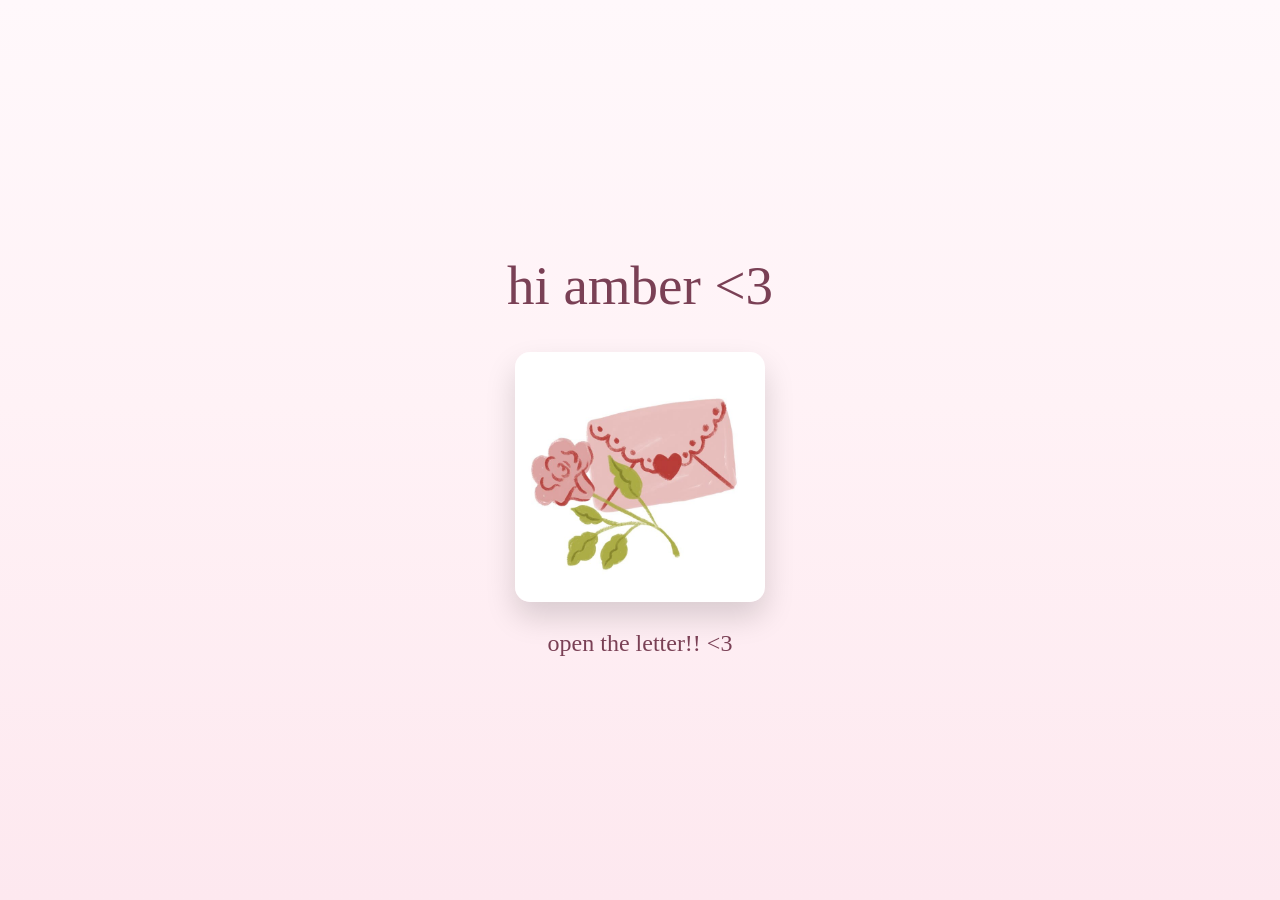
<file: index.html>
<!DOCTYPE html>
<html>
 
<head>

    <title>Happy National Girlfriend Day   </title>

    <link rel="stylesheet" href="style.css">

</head>


<body>

<div class="container">
    
    <h1>
        hi amber &lt;3
    </h1>



    <div class="letter-container">

    <a href="letter.html">

        <img src="pinkletter.jpg" class="letter" alt="Love Letter">

    </a>

</div>



    <p>
        open the letter!! &lt;3
    </p>


</div>



<script src="script.js"></script>


</body>

</html>
</file>
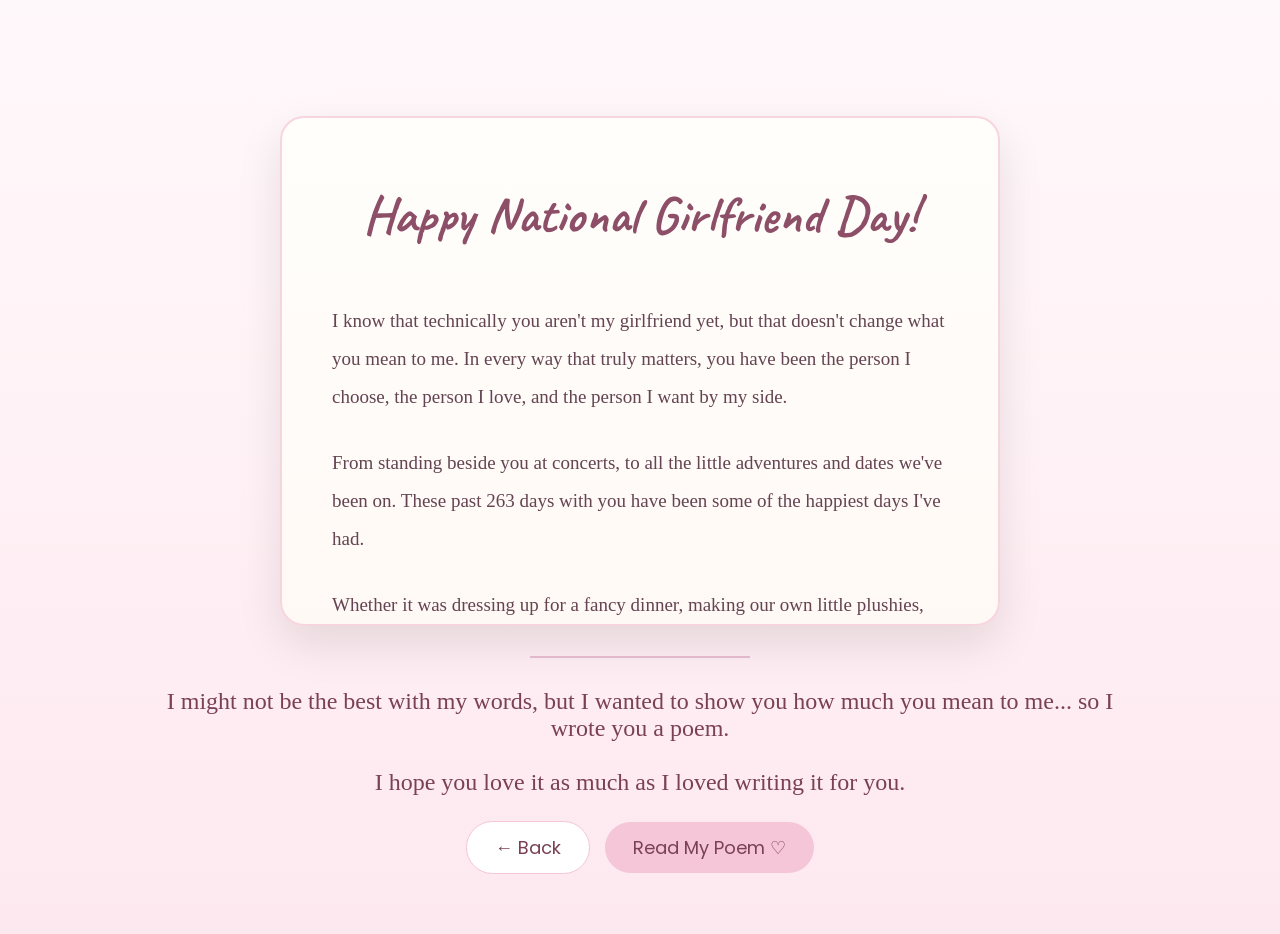
<file: letter.html>
<!DOCTYPE html>
<html lang="en">

<head>
    <meta charset="UTF-8">
    <meta name="viewport" content="width=device-width, initial-scale=1.0">

    <title>A Letter For Amber ♡
    </title>
    <link rel="stylesheet" href="style.css">
</head>

<body>
    <div class="letter-page">
        <div class="top-message">
        </div>

<br><br>

        <div class="paper">
            <h2>Happy National Girlfriend Day!</h2>
            <p>
                I know that technically you aren't my girlfriend yet, but that doesn't change what you mean to me. In every way that truly matters, you have been the person I choose, the person I love, and the person I want by my side.
            </p>

            <p>
                From standing beside you at concerts, to all the little adventures and dates we've been on. These past 263 days with you have been some of the happiest days I've had.
            </p>

            <p>
                Whether it was dressing up for a fancy dinner, making our own little plushies, spending hours surrounded by cats, every moment with you has felt special because it was with you.
            </p>

            <p>
                Some of my favourite memories aren't even the big ones though. They're the cosy nights where it's just us. Watching shows together, eating good food, laughing at games, and getting completely invested in Stardew Valley like it's our own little world.
            </p>

            <p>
                I love the comfort we have with each other - the way we can be silly, quiet, affectionate, and completely ourselves. Being with you feels easy. It feels like home.
            </p>

            <p>
                You have brought so much happiness, warmth, and love into my life. I love your kindness, your creativity, your beautiful mind, and the way you care so deeply about the people around you.
            </p>

            <p>
                I love your smile, your laugh, your little habits, and even the moments when you doubt yourself, because I know you will succeed in the end. You are someone truly special, and inshallah I can spend my life reminding you of that.
            </p>

            <p>
                I am so excited for the day I can officially call you my girlfriend. Not because a title changes anything about how I feel, but because I want the world to know you are the person I love, the person I want to grow with, and the person I want to make countless more memories with.
            </p>

            <p>
                Thank you for these incredible 263 days. Thank you for every laugh, every hug, every adventure, every late night, and every little moment that has made this year with you so beautiful.
            </p>

            <p>
                I cannot wait to see what comes next - more dates, more concerts, more travelling, more memories, and hopefully one day, a lifetime together.
            </p>

            <p>
                I love you more than I could ever properly put into words, but I hope this is a reminder of just how much you mean to me.
            </p>

            <div class="signature">
                <div class="signature-heart">♥</div>
                <p>
                    Yours, always,
                </p>

                <h3>
                    — Charlie
                </h3>
            </div>

        </div>

        <div class="bottom-message">
            <hr class="divider">
            <p>
                I might not be the best with my words, but I wanted to show you how much you mean to me... so I wrote you a poem.
                <br><br>
                I hope you love it as much as I loved writing it for you.
            </p>
            <div class="button-container">
                <a href="index.html" class="back-button">← Back</a>
                <a href="poem.html" class="next-button">
                Read My Poem ♡
            </a>
            </div>
            
    </div>

</body>

</html>
</file>
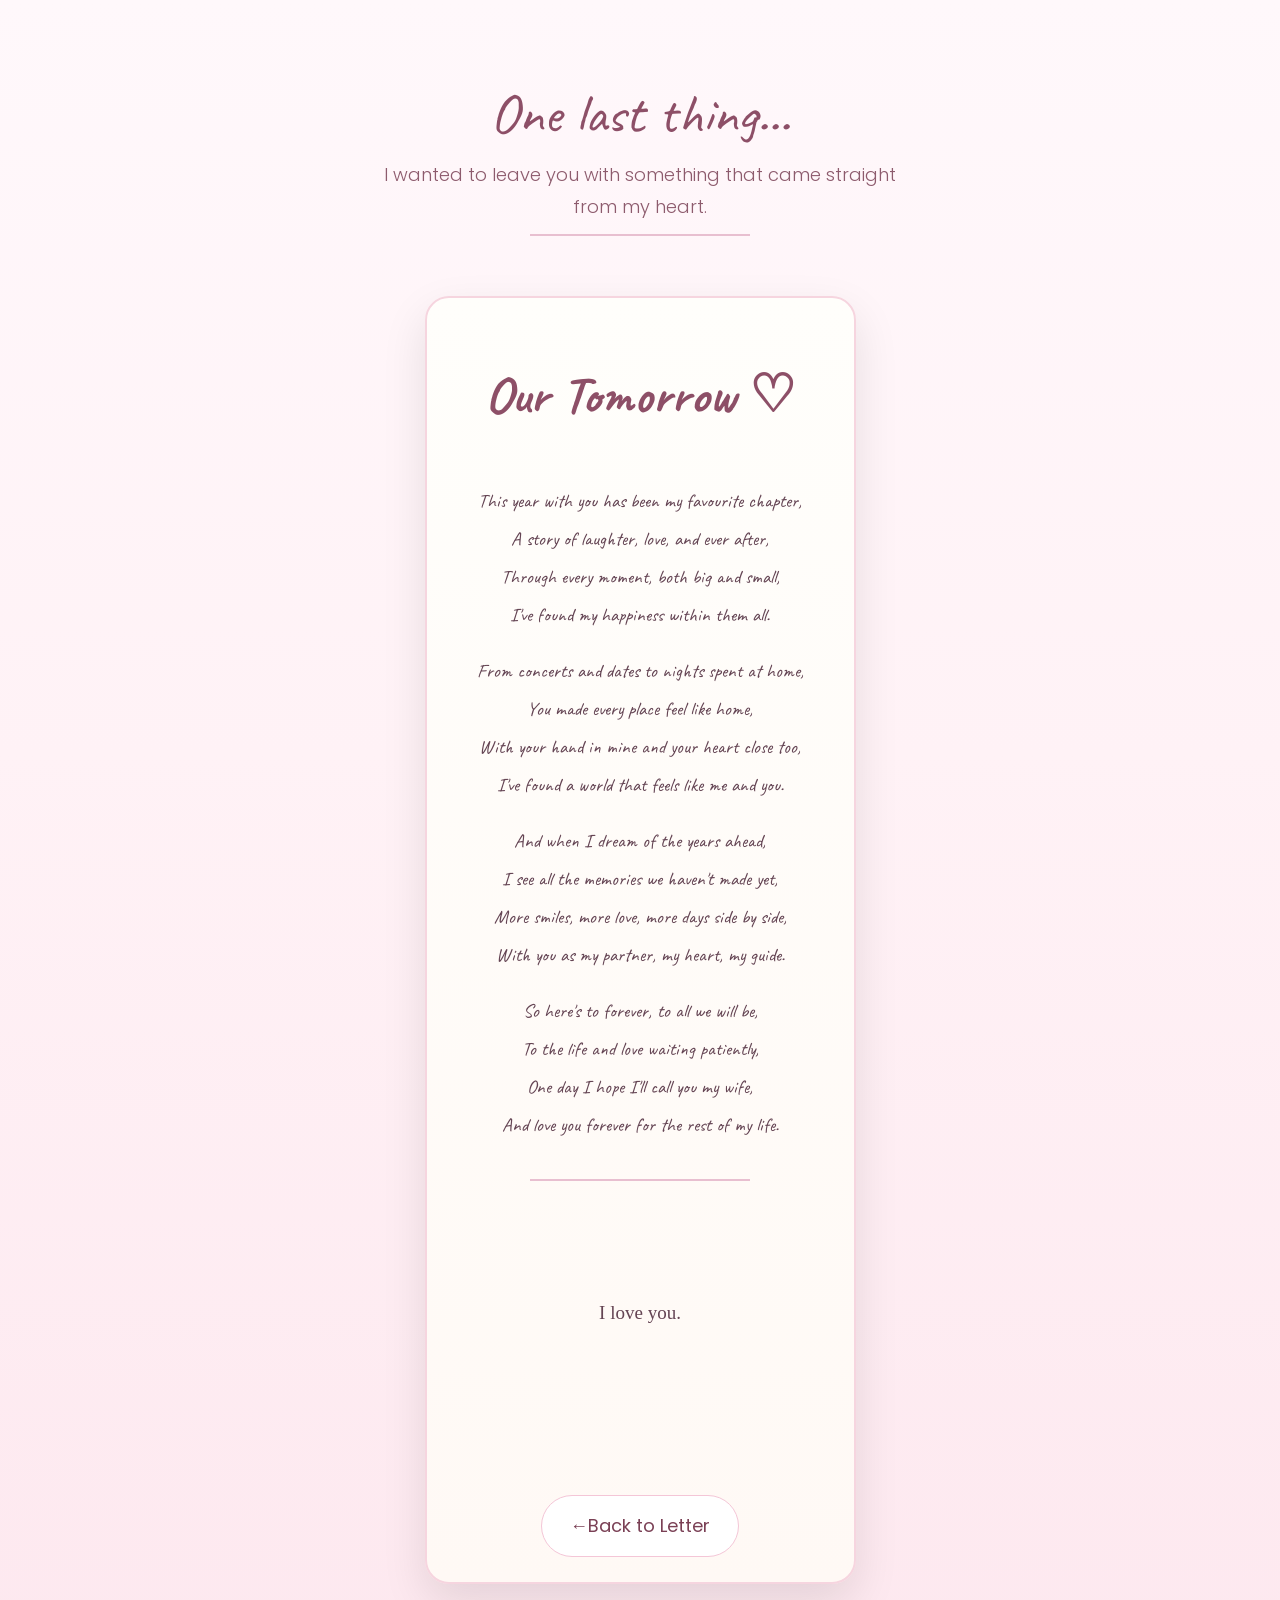
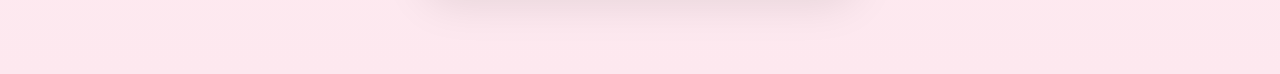
<file: poem.html>
<!DOCTYPE html>
<html>
<head>
    <meta charset="UTF-8">
    <meta name="viewpoint" content="width=device-wdith, initial-scale=1.0">
<title>A poem for my love ♡</title>
<link rel="stylesheet" href="style.css">
</head>

<body>
<div class="letter-page">

<div class="top-message">
    <h1>
        One last thing...
    </h1>
    <p>
        I wanted to leave you with something that came straight from my heart.
    </p>
    <hr class="divider">
    </div>

<div class="paper poem-paper">

<!-- poem -->

<h2>
Our Tomorrow ♡
</h2>

<!-- poem -->

<div class="poem">

    <p>
        This year with you has been my favourite chapter,<br>
        A story of laughter, love, and ever after,<br>
        Through every moment, both big and small,<br>
        I've found my happiness within them all.
    </p>

    <p>
        From concerts and dates to nights spent at home,<br>
        You made every place feel like home,<br>
        With your hand in mine and your heart close too,<br>
        I've found a world that feels like me and you.
    </p>

    <p>
        And when I dream of the years ahead,<br>
        I see all the memories we haven't made yet,<br>
        More smiles, more love, more days side by side,<br>
        With you as my partner, my heart, my guide.
    </p>

    <p>
        So here's to forever, to all we will be,<br>
        To the life and love waiting patiently,<br>
        One day I hope I'll call you my wife,<br>
        And love you forever for the rest of my life.
    </p>
</div>

<h1>
<div class="bottom-message">
    <hr class="divider">
    <br>
    <p>
        I love you.
    </p>
    <br><br>
    </div>
</h1>

<div class="button-container">
    <a href="letter.html" class="back-button"> ←Back to Letter</a>
</div>

<body class="long-page">

</body>

</html>
</file>
<file: style.css>
@import url('https://fonts.googleapis.com/css2?family=Caveat:wght@500;700&family=Poppins:wght@300;400;500&display=swap');

body {
    margin: 0;
    min-height: 100vh;
    display: flex;
    flex-direction:column;
    justify-content: center;
    align-items: center;
    padding: 40px 20px;
    background:linear-gradient(
180deg,
#fff8fb 0%,
#fff2f6 45%,
#fde8ef 100%);
    font-family: Georgia, serif;
    color: #7a4055;
    box-sizing:border-box;
}

.container {
    text-align: center;
}

.bubble {
    display: inline-block;
    background: #f4c6d7;
    padding: 12px 25px;
    border-radius: 50px;
    font-size: 18px;
    animation: float 3s ease-in-out infinite;
}

h1 {
    font-size: 55px;
    font-weight: normal;
    margin: 35px 0;
}

.letter-container {
    margin-top: 20px;
}

.letter {
    width: 250px;
    cursor: pointer;
    border-radius: 15px;
    box-shadow: 0 15px 30px rgba(0,0,0,0.15);
    animation: float 3s ease-in-out infinite;
    transition: 0.3s;
}

.letter:hover {
    transform: scale(1.08);
}

p {
    font-size: 24px;
}

@keyframes float {
    0% {
        transform: translateY(0);
    }

    50% {
        transform: translateY(-15px);
    }

    100% {
        transform: translateY(0);
    }
}

/* LETTER PAGE */

.letter-page {
    width:100%;
    max-width:950px;
    display:flex;
    flex-direction:column;
    align-items:center;
    justify-content:center;
    text-align:center;
    padding:20px 0;
    margin:0 auto;
}

.paper{
width:100%;
max-width:720px;
height:510px;
overflow-y:auto;
box-sizing:border-box;
background:linear-gradient(180deg,#fffefb,#fff9f5);
padding:45px 50px;
border-radius:24px;
border:2px solid #f6d5df;
box-shadow:0 18px 45px rgba(0,0,0,.10);
position:relative;
line-height:2;
text-align:left;
margin:20px auto;
animation:letterAppear 1s ease;
}

.paper h1 {
    text-align:center;
    font-size:32px;
    font-weight:normal;
    margin-bottom:35px;
}

.paper h2{
font-family:"Caveat",cursive;
font-size:52px;
text-align:center;
margin-top:0;
margin-bottom:35px;
color:#8d4f67;
}

.paper p{
font-size:19px;
line-height:2;
color:#644453;
margin-bottom:28px;
}

.signature{
text-align:center;
margin-top:50px;
}

.signature-heart{
font-size:32px;
color:#d884a5;
margin-bottom:15px;
}

.signature h3{
font-family:"Caveat",cursive;
font-size:42px;
font-weight:normal;
margin-top:10px;
color:#8d4f67;
}

.top-message h1{
font-family:"Caveat",cursive;
font-size:56px;
margin:18px 0 10px;
color:#8d4f67;
}

.top-message p{
font-family:"Poppins",sans-serif;
font-weight:300;
font-size:18px;
opacity:.85;
line-height:1.8;
max-width:560px;
margin:auto;
}

@keyframes letterAppear{

from{

opacity:0;

transform:
translateY(30px)
scale(.97);

}

to{

opacity:1;

transform:
translateY(0)
scale(1);

}

}

.button-container {
    display: flex;
    gap: 15px;
    justify-content:center;
    align-items:center;
    margin-top: 25px;
    flex-wrap:wrap;
}

.next-button, .back-button {
    display:inline-block;
    padding:12px 28px;
    border-radius:50px;
    text-decoration:none;
    font-size:18px;
    font-family: "Poppins", sans-serif;
    transition:0.s;
}

    .next-button {
    background:#f4c6d7;
    color:#7a4055;
}

.back-button {
    background: #ffffff;
    color:#7a4055;
    border: 1.5px solid #f4c6d7;
}

.next-button:hover, .back-button:hover {
    transform:scale(1.05);
}

.poem-paper{
text-align:center;
width:fit-content;
max-width:95vw;
height:auto;
min-height:520px;
overflow:visible;
padding:45px 50px;
padding-bottom:25px;
margin:30px auto;
box-sizing:border-box;
}

.poem{
font-family:"Caveat",cursive;
font-size:40px;
line-height:1.8;
color:#7f4b63;
padding:0;
white-space: nowrap;
box-sizing: border-box;
}

.poem p{
margin:18px 0;
white-space: nowrap;
}

.divider{

    width:220px; 
    border:none;
    border-top:2px solid #e8bfd0;
    margin:10px auto 30px;
}

.poem-container {
    width:100%;
    margin:0 auto;
    text-align:center;
}

body.long-page {
    justify-content:flex-start;
}

.poem-paper .bottom-message p {
    margin-bottom: 0;
}
</file>
